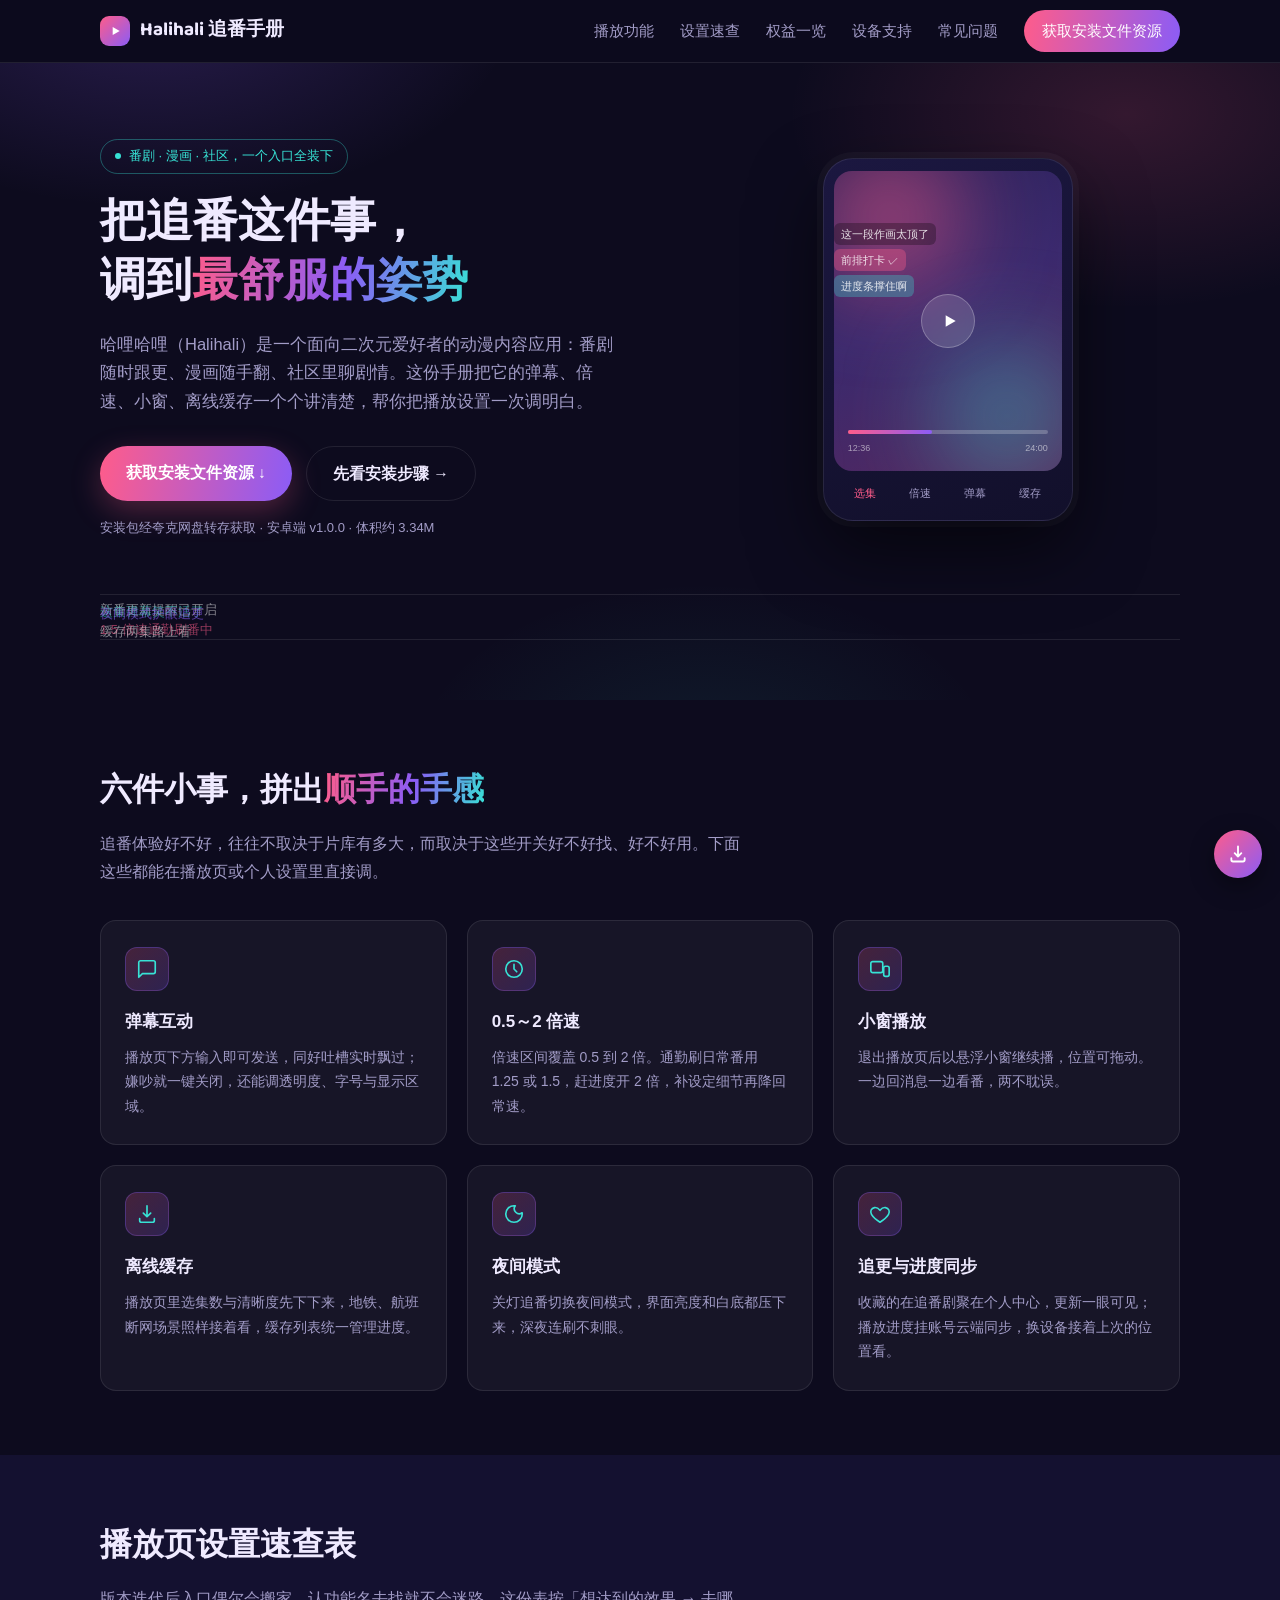
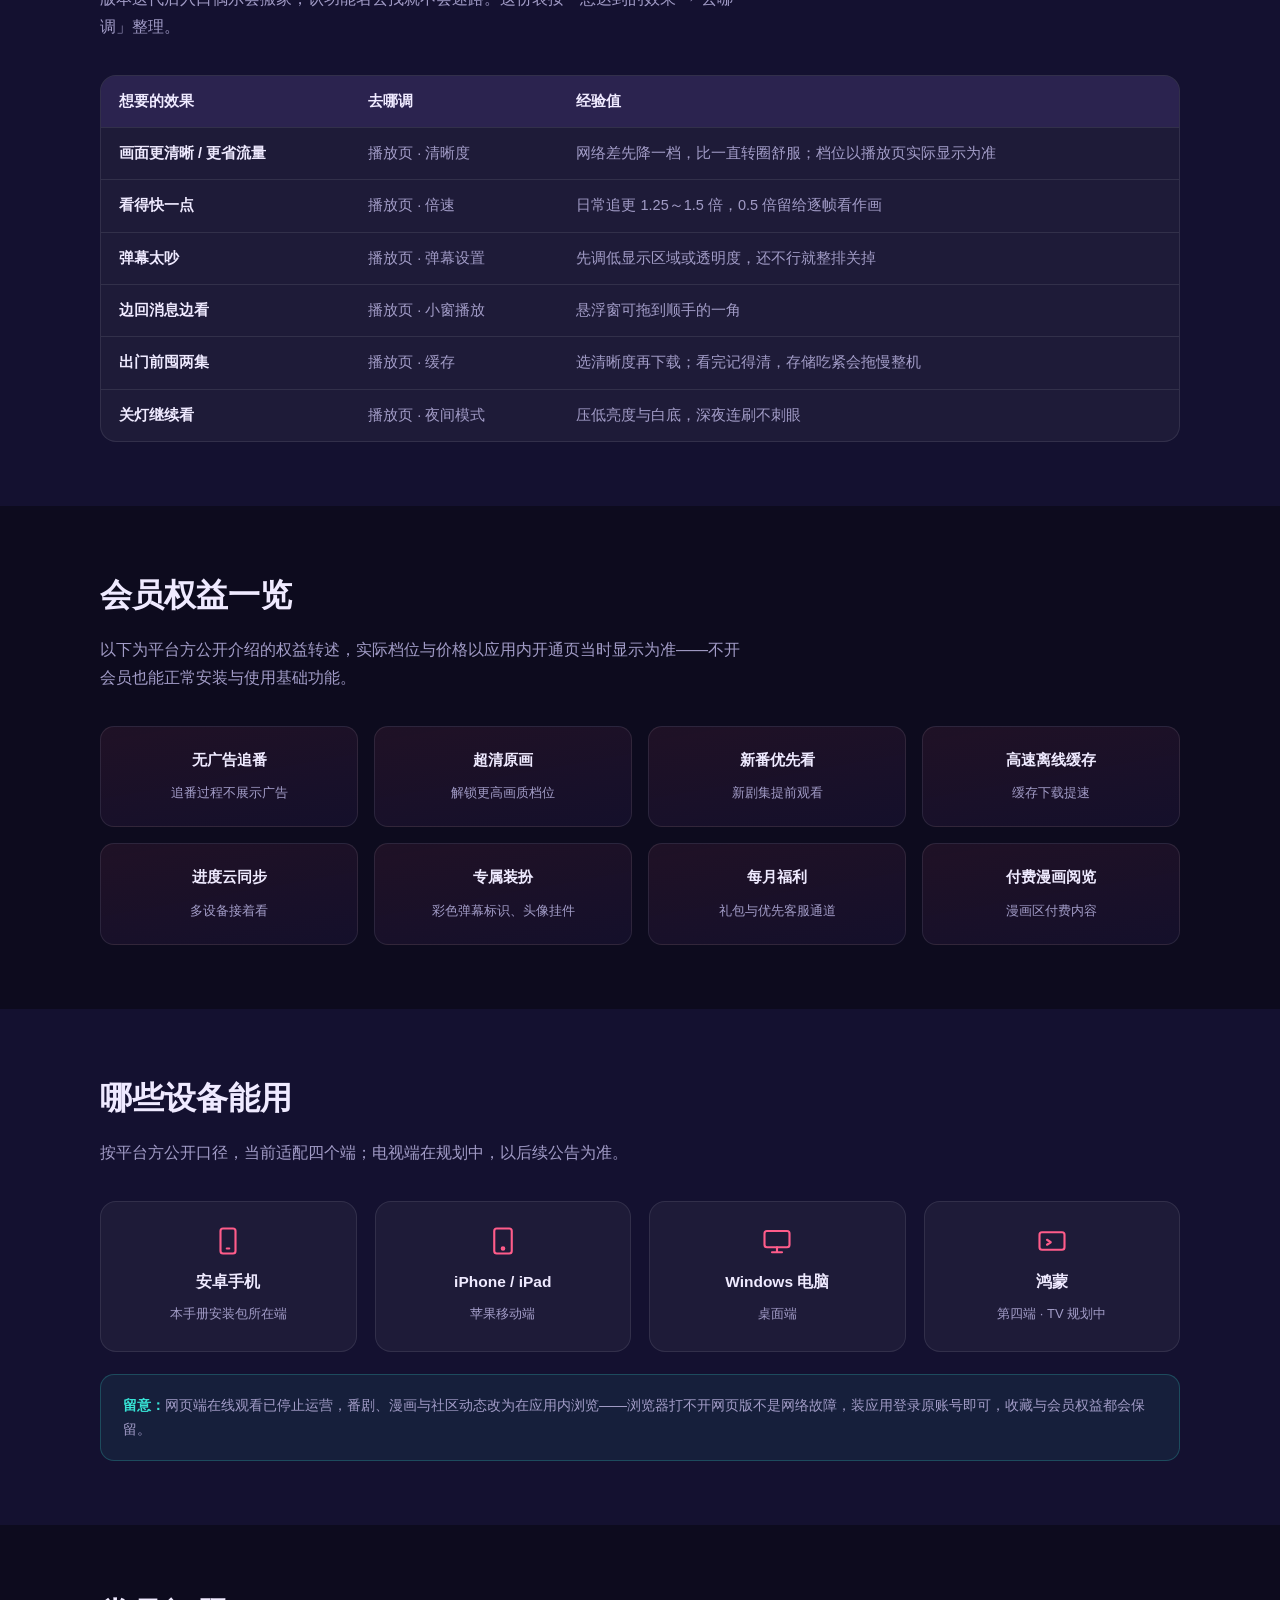
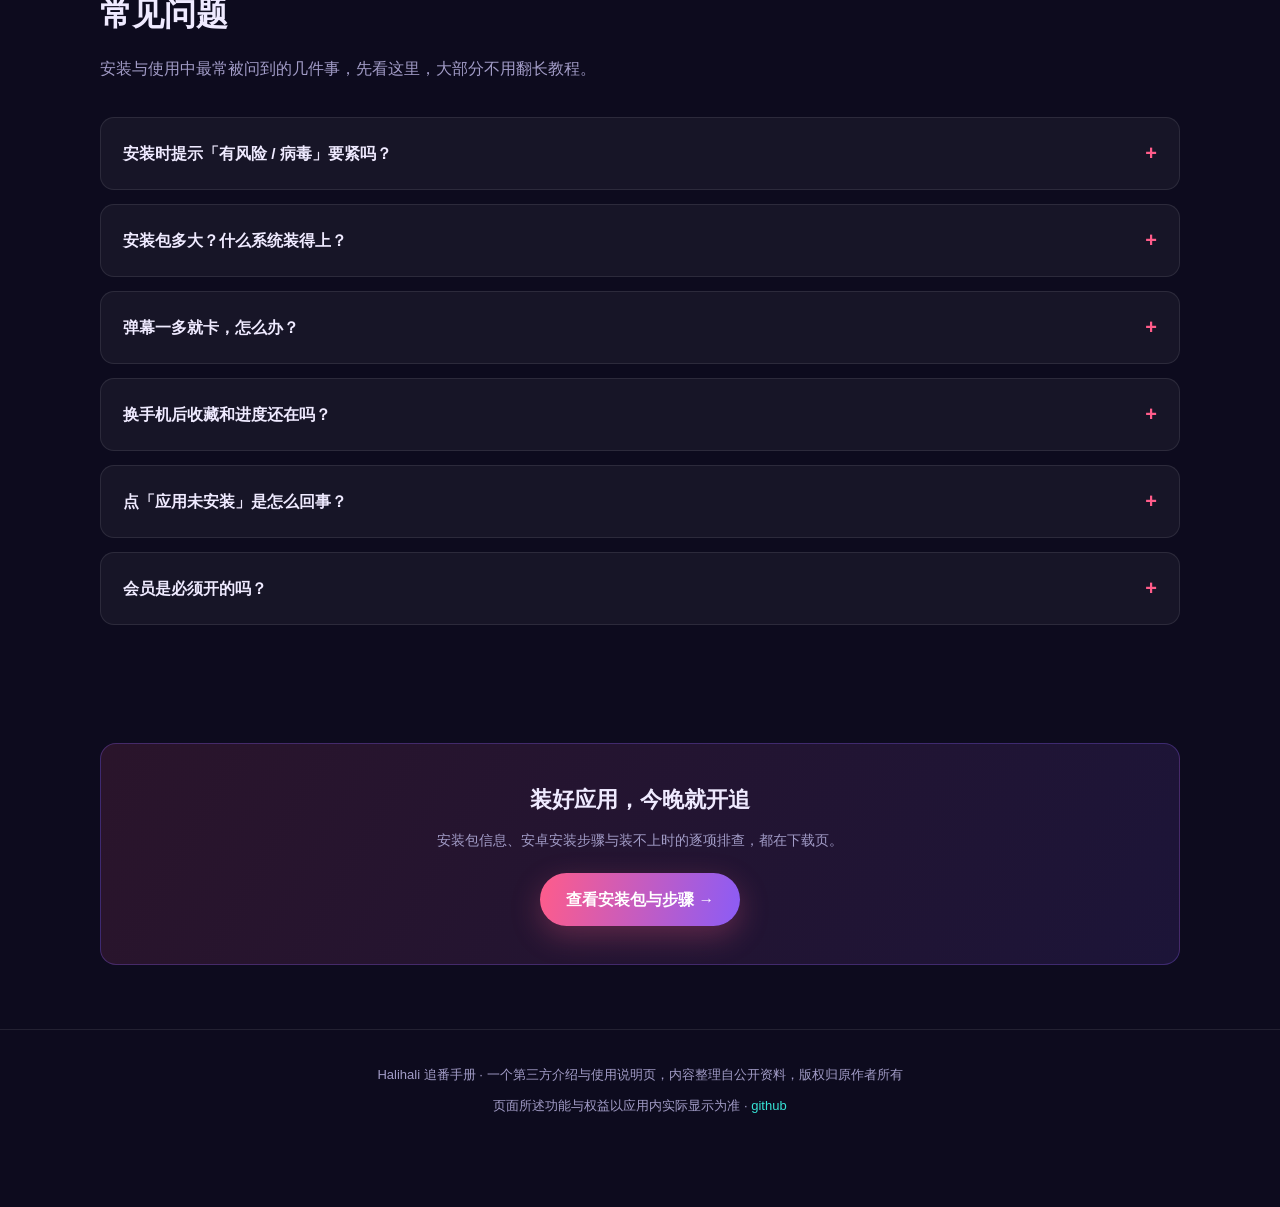
<file: index.html>
<!DOCTYPE html>
<html lang="zh-CN">
<head>
<meta charset="UTF-8">
<meta name="viewport" content="width=device-width, initial-scale=1.0">
<title>哈哩哈哩 Halihali 追番手册：弹幕、倍速、小窗一次调明白</title>
<meta name="description" content="哈哩哈哩（Halihali）安卓端追番玩法整理：弹幕与倍速在哪里调、小窗与离线缓存怎么用、追更进度如何同步，附设备支持说明、会员权益一览与常见问题排查。">
<link rel="icon" href="data:image/svg+xml,%3Csvg xmlns='http://www.w3.org/2000/svg' viewBox='0 0 64 64'%3E%3Cdefs%3E%3ClinearGradient id='g' x1='0' y1='0' x2='1' y2='1'%3E%3Cstop offset='0' stop-color='%23ff5c8a'/%3E%3Cstop offset='1' stop-color='%238b5cf6'/%3E%3C/linearGradient%3E%3C/defs%3E%3Crect width='64' height='64' rx='16' fill='url(%23g)'/%3E%3Cpath d='M25 20l20 12-20 12z' fill='%23fff'/%3E%3C/svg%3E">
<link rel="preconnect" href="https://fonts.googleapis.com">
<link rel="preconnect" href="https://fonts.gstatic.com" crossorigin>
<link href="https://fonts.googleapis.com/css2?family=Baloo+2:wght@500;700&display=swap" rel="stylesheet">
<link rel="stylesheet" href="assets/css/style.css">
</head>
<body>

<header class="site-head">
  <div class="wrap head-in">
    <a class="brand" href="/">
      <span class="brand-dot"><svg viewBox="0 0 24 24"><path d="M8 5l12 7-12 7z"/></svg></span>
      Halihali 追番手册
    </a>
    <button class="nav-toggle" id="navToggle" aria-expanded="false" aria-controls="navMenu" aria-label="展开菜单"><span></span></button>
    <nav class="nav-menu" id="navMenu">
      <a href="#features">播放功能</a>
      <a href="#settings">设置速查</a>
      <a href="#perks">权益一览</a>
      <a href="#devices">设备支持</a>
      <a href="#faq">常见问题</a>
      <a class="nav-cta" href="download.html" data-nav>获取安装文件资源</a>
    </nav>
  </div>
</header>

<main>
<!-- 首屏 -->
<section class="hero">
  <div class="wrap hero-in">
    <div>
      <span class="hero-badge"><i></i>番剧 · 漫画 · 社区，一个入口全装下</span>
      <h1>把追番这件事，<br>调到<span class="grad-text">最舒服的姿势</span></h1>
      <p class="lead">哈哩哈哩（Halihali）是一个面向二次元爱好者的动漫内容应用：番剧随时跟更、漫画随手翻、社区里聊剧情。这份手册把它的弹幕、倍速、小窗、离线缓存一个个讲清楚，帮你把播放设置一次调明白。</p>
      <div class="hero-acts">
        <button class="btn btn-main" data-link="download">获取安装文件资源 ↓</button>
        <a class="btn btn-ghost" href="download.html">先看安装步骤 →</a>
      </div>
      <p class="hero-note">安装包经夸克网盘转存获取 · 安卓端 v1.0.0 · 体积约 3.34M</p>
    </div>
    <div class="mock-zone">
      <div class="mock" aria-hidden="true">
        <div class="mock-screen">
          <span class="glow g1"></span><span class="glow g2"></span>
          <div class="mock-dm">
            <b>这一段作画太顶了</b>
            <b>前排打卡 ✓</b>
            <b>进度条撑住啊</b>
          </div>
          <span class="mock-play"><svg viewBox="0 0 24 24"><path d="M8 5l12 7-12 7z"/></svg></span>
          <div class="mock-bar"><u></u><s><span>12:36</span><span>24:00</span></s></div>
        </div>
        <div class="mock-btns">
          <span class="on">选集</span><span>倍速</span><span>弹幕</span><span>缓存</span>
        </div>
      </div>
    </div>
  </div>
  <div class="wrap"><div class="danmaku" aria-hidden="true">
    <i>新番更新提醒已开启</i><i>1.5 倍速通勤刷番中</i><i>这集弹幕笑不活了</i><i>缓存两集路上看</i><i>夜间模式护眼追更</i>
  </div></div>
</section>

<!-- 播放功能 -->
<section id="features">
  <div class="wrap">
    <h2 class="sec-title">六件小事，拼出<span class="grad-text">顺手的手感</span></h2>
    <p class="sec-sub">追番体验好不好，往往不取决于片库有多大，而取决于这些开关好不好找、好不好用。下面这些都能在播放页或个人设置里直接调。</p>
    <div class="grid-3">
      <div class="feat">
        <div class="feat-ico"><svg viewBox="0 0 24 24"><path d="M21 15a2 2 0 0 1-2 2H7l-4 4V5a2 2 0 0 1 2-2h14a2 2 0 0 1 2 2z"/></svg></div>
        <h3>弹幕互动</h3>
        <p>播放页下方输入即可发送，同好吐槽实时飘过；嫌吵就一键关闭，还能调透明度、字号与显示区域。</p>
      </div>
      <div class="feat">
        <div class="feat-ico"><svg viewBox="0 0 24 24"><circle cx="12" cy="12" r="9"/><path d="M12 7v5l3 3"/></svg></div>
        <h3>0.5～2 倍速</h3>
        <p>倍速区间覆盖 0.5 到 2 倍。通勤刷日常番用 1.25 或 1.5，赶进度开 2 倍，补设定细节再降回常速。</p>
      </div>
      <div class="feat">
        <div class="feat-ico"><svg viewBox="0 0 24 24"><rect x="2" y="4" width="13" height="12" rx="2"/><rect x="16" y="9" width="6" height="11" rx="2"/></svg></div>
        <h3>小窗播放</h3>
        <p>退出播放页后以悬浮小窗继续播，位置可拖动。一边回消息一边看番，两不耽误。</p>
      </div>
      <div class="feat">
        <div class="feat-ico"><svg viewBox="0 0 24 24"><path d="M12 3v12m0 0l-4-4m4 4l4-4"/><path d="M4 17v2a2 2 0 0 0 2 2h12a2 2 0 0 0 2-2v-2"/></svg></div>
        <h3>离线缓存</h3>
        <p>播放页里选集数与清晰度先下下来，地铁、航班断网场景照样接着看，缓存列表统一管理进度。</p>
      </div>
      <div class="feat">
        <div class="feat-ico"><svg viewBox="0 0 24 24"><path d="M12 3a9 9 0 1 0 9 9c0-.46-.04-.92-.1-1.36a5.4 5.4 0 0 1-7.54-7.54C13.16 3.04 12.6 3 12 3z"/></svg></div>
        <h3>夜间模式</h3>
        <p>关灯追番切换夜间模式，界面亮度和白底都压下来，深夜连刷不刺眼。</p>
      </div>
      <div class="feat">
        <div class="feat-ico"><svg viewBox="0 0 24 24"><path d="M12 21s-7-4.6-9.3-8.6C.9 9.2 2.4 5.5 6 5c2.2-.3 4.2.8 6 3 1.8-2.2 3.8-3.3 6-3 3.6.5 5.1 4.2 3.3 7.4C19 16.4 12 21 12 21z"/></svg></div>
        <h3>追更与进度同步</h3>
        <p>收藏的在追番剧聚在个人中心，更新一眼可见；播放进度挂账号云端同步，换设备接着上次的位置看。</p>
      </div>
    </div>
  </div>
</section>

<!-- 设置速查表 -->
<section id="settings" style="background: var(--bg-soft);">
  <div class="wrap">
    <h2 class="sec-title">播放页设置速查表</h2>
    <p class="sec-sub">版本迭代后入口偶尔会搬家，认功能名去找就不会迷路。这份表按「想达到的效果 → 去哪调」整理。</p>
    <div class="tbl-card tbl-wrap">
      <table>
        <thead><tr><th>想要的效果</th><th>去哪调</th><th>经验值</th></tr></thead>
        <tbody>
          <tr><td><strong>画面更清晰 / 更省流量</strong></td><td>播放页 · 清晰度</td><td>网络差先降一档，比一直转圈舒服；档位以播放页实际显示为准</td></tr>
          <tr><td><strong>看得快一点</strong></td><td>播放页 · 倍速</td><td>日常追更 1.25～1.5 倍，0.5 倍留给逐帧看作画</td></tr>
          <tr><td><strong>弹幕太吵</strong></td><td>播放页 · 弹幕设置</td><td>先调低显示区域或透明度，还不行就整排关掉</td></tr>
          <tr><td><strong>边回消息边看</strong></td><td>播放页 · 小窗播放</td><td>悬浮窗可拖到顺手的一角</td></tr>
          <tr><td><strong>出门前囤两集</strong></td><td>播放页 · 缓存</td><td>选清晰度再下载；看完记得清，存储吃紧会拖慢整机</td></tr>
          <tr><td><strong>关灯继续看</strong></td><td>播放页 · 夜间模式</td><td>压低亮度与白底，深夜连刷不刺眼</td></tr>
        </tbody>
      </table>
    </div>
  </div>
</section>

<!-- 会员权益 -->
<section id="perks">
  <div class="wrap">
    <h2 class="sec-title">会员权益一览</h2>
    <p class="sec-sub">以下为平台方公开介绍的权益转述，实际档位与价格以应用内开通页当时显示为准——不开会员也能正常安装与使用基础功能。</p>
    <div class="perk-grid">
      <div class="perk"><b>无广告追番</b><span>追番过程不展示广告</span></div>
      <div class="perk"><b>超清原画</b><span>解锁更高画质档位</span></div>
      <div class="perk"><b>新番优先看</b><span>新剧集提前观看</span></div>
      <div class="perk"><b>高速离线缓存</b><span>缓存下载提速</span></div>
      <div class="perk"><b>进度云同步</b><span>多设备接着看</span></div>
      <div class="perk"><b>专属装扮</b><span>彩色弹幕标识、头像挂件</span></div>
      <div class="perk"><b>每月福利</b><span>礼包与优先客服通道</span></div>
      <div class="perk"><b>付费漫画阅览</b><span>漫画区付费内容</span></div>
    </div>
  </div>
</section>

<!-- 设备支持 -->
<section id="devices" style="background: var(--bg-soft);">
  <div class="wrap">
    <h2 class="sec-title">哪些设备能用</h2>
    <p class="sec-sub">按平台方公开口径，当前适配四个端；电视端在规划中，以后续公告为准。</p>
    <div class="dev-grid">
      <div class="dev"><svg viewBox="0 0 24 24"><rect x="6" y="2" width="12" height="20" rx="2"/><path d="M11 18h2"/></svg><b>安卓手机</b><span>本手册安装包所在端</span></div>
      <div class="dev"><svg viewBox="0 0 24 24"><rect x="5" y="2" width="14" height="20" rx="2"/><circle cx="12" cy="18" r="1"/></svg><b>iPhone / iPad</b><span>苹果移动端</span></div>
      <div class="dev"><svg viewBox="0 0 24 24"><rect x="2" y="4" width="20" height="13" rx="2"/><path d="M8 21h8m-4-4v4"/></svg><b>Windows 电脑</b><span>桌面端</span></div>
      <div class="dev"><svg viewBox="0 0 24 24"><rect x="2" y="5" width="20" height="14" rx="2"/><path d="M8 11l3 2-3 2"/></svg><b>鸿蒙</b><span>第四端 · TV 规划中</span></div>
    </div>
    <p class="notice"><strong>留意：</strong>网页端在线观看已停止运营，番剧、漫画与社区动态改为在应用内浏览——浏览器打不开网页版不是网络故障，装应用登录原账号即可，收藏与会员权益都会保留。</p>
  </div>
</section>

<!-- FAQ -->
<section id="faq" class="faq">
  <div class="wrap">
    <h2 class="sec-title">常见问题</h2>
    <p class="sec-sub">安装与使用中最常被问到的几件事，先看这里，大部分不用翻长教程。</p>
    <details>
      <summary>安装时提示「有风险 / 病毒」要紧吗？</summary>
      <p>这是部分手机安全软件对新应用的常见误判。建议先核对安装包的体积与 MD5 校验值（见下载页的包信息表），对得上说明文件完整，可继续安装；仍不放心就换一条获取渠道再比对。</p>
    </details>
    <details>
      <summary>安装包多大？什么系统装得上？</summary>
      <p>本手册对应的是 v1.0.0 安卓包，体积约 3.34M，要求安卓系统 5.2 及以上。更老的系统装得上也容易闪退，属于版本不满足要求。</p>
    </details>
    <details>
      <summary>弹幕一多就卡，怎么办？</summary>
      <p>先把弹幕关掉或调低密度，画面少画一批文字，老机型能明显轻松些；再不行按「降画质 → 清缓存 → 重启手机」的顺序排查，逐层定位。</p>
    </details>
    <details>
      <summary>换手机后收藏和进度还在吗？</summary>
      <p>在。收藏、追更列表、播放进度都挂在账号上而不是设备上，新手机装好登录原账号即可接着看。卸载重装前记得先确认账号能正常登录。</p>
    </details>
    <details>
      <summary>点「应用未安装」是怎么回事？</summary>
      <p>多半是手机里已经装过另一个渠道的同名应用，签名不同不能覆盖。先卸载旧的再装这份；卸载会清掉旧应用的本地数据，云端账号数据不受影响。</p>
    </details>
    <details>
      <summary>会员是必须开的吗？</summary>
      <p>不是。安装与基础观看不依赖会员，会员解锁的是原画画质、新番优先、高速缓存这类增益权益；开不开、开多久，看自己在应用内开通页比对后再决定。</p>
    </details>
  </div>
</section>

<!-- 尾部行动区 -->
<section style="padding-top: 0;">
  <div class="wrap">
    <div class="mid-cta">
      <h2>装好应用，今晚就开追</h2>
      <p>安装包信息、安卓安装步骤与装不上时的逐项排查，都在下载页。</p>
      <a class="btn btn-main" href="download.html">查看安装包与步骤 →</a>
    </div>
  </div>
</section>
</main>

<footer class="site-foot">
  <div class="wrap foot-in">
    <p>Halihali 追番手册 · 一个第三方介绍与使用说明页，内容整理自公开资料，版权归原作者所有</p>
    <p>页面所述功能与权益以应用内实际显示为准 · <a href="https://github.com/alipymanbu/halihali.loveyou.bond">github</a></p>
  </div>
</footer>

<div class="float-btns">
  <button class="fbtn" id="backTop" aria-label="返回顶部">↑</button>
  <button class="fbtn fbtn-dl" data-link="download" aria-label="获取安装文件资源"><svg viewBox="0 0 24 24"><path d="M12 3v12m0 0l-4-4m4 4l4-4M4 17v2a2 2 0 0 0 2 2h12a2 2 0 0 0 2-2v-2"/></svg></button>
</div>

<script src="assets/js/links.js"></script>
<script src="assets/js/site.js"></script>
</body>
</html>
</file>
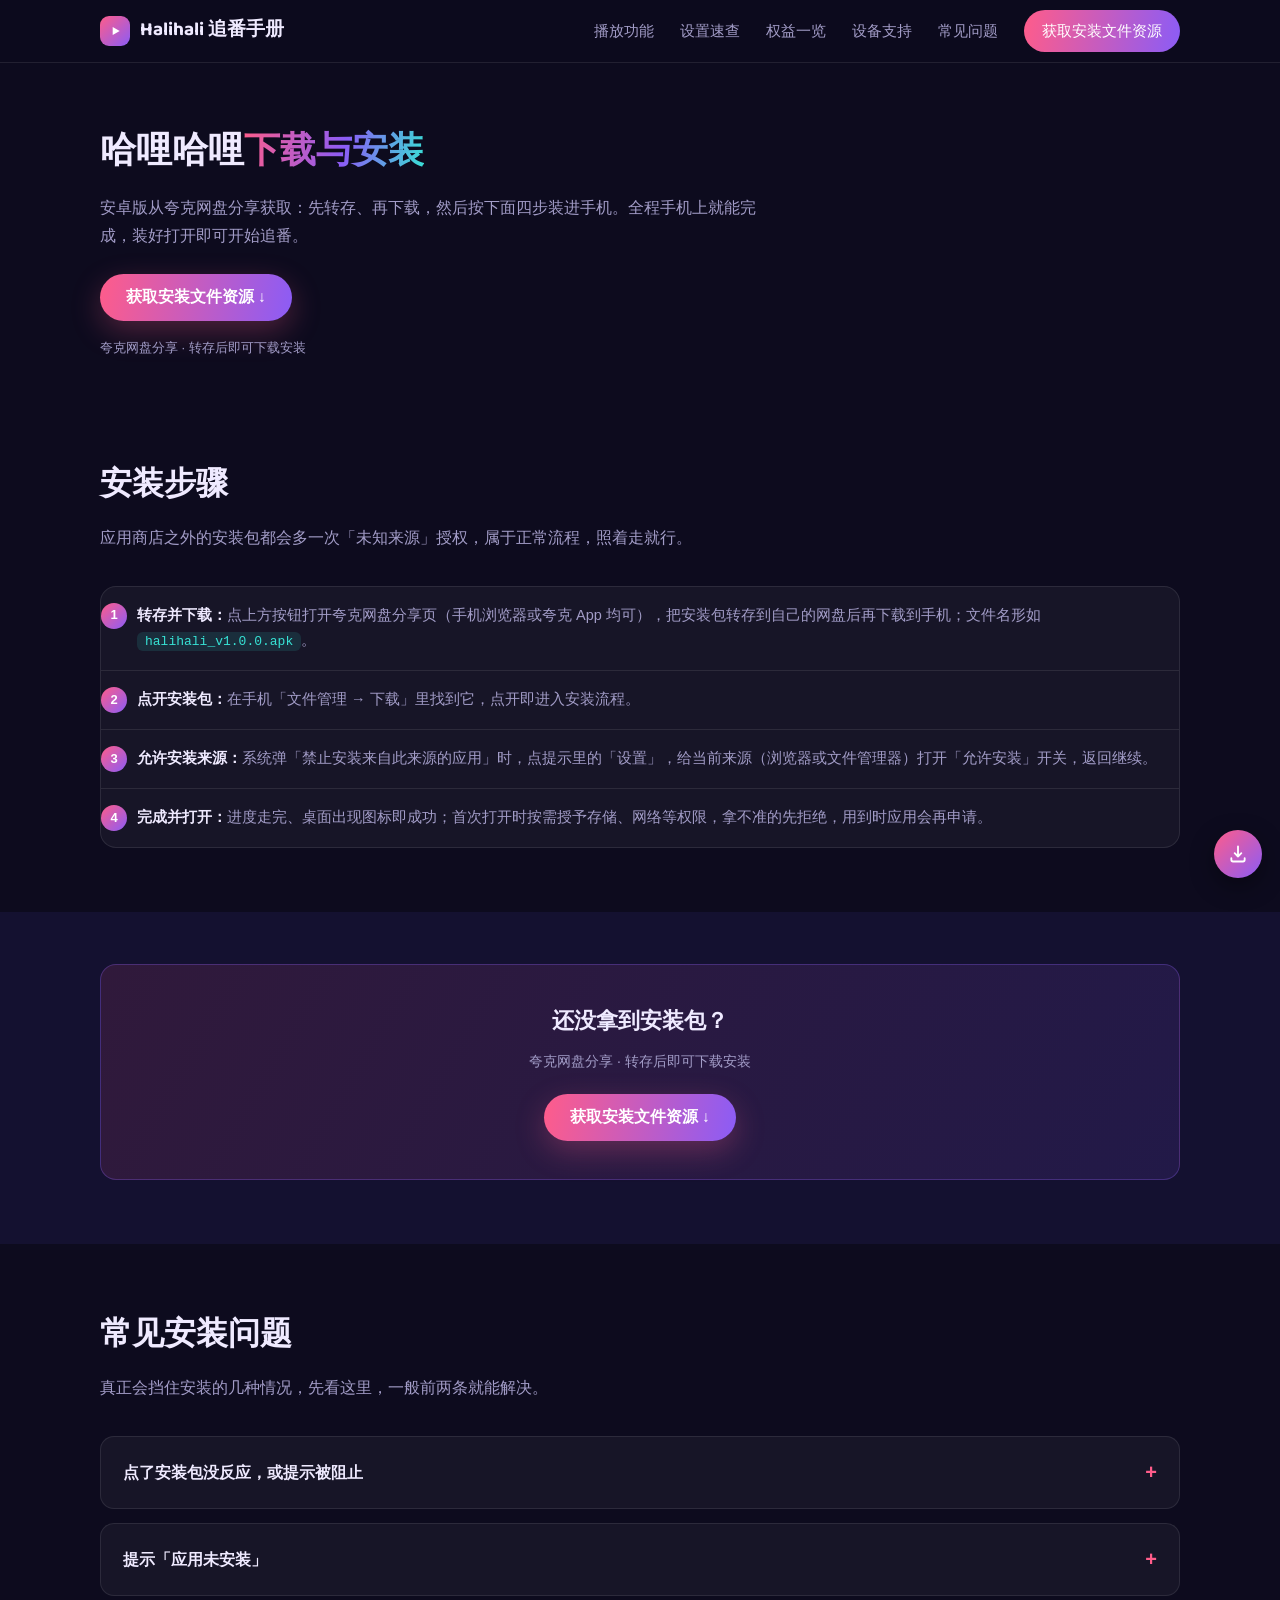
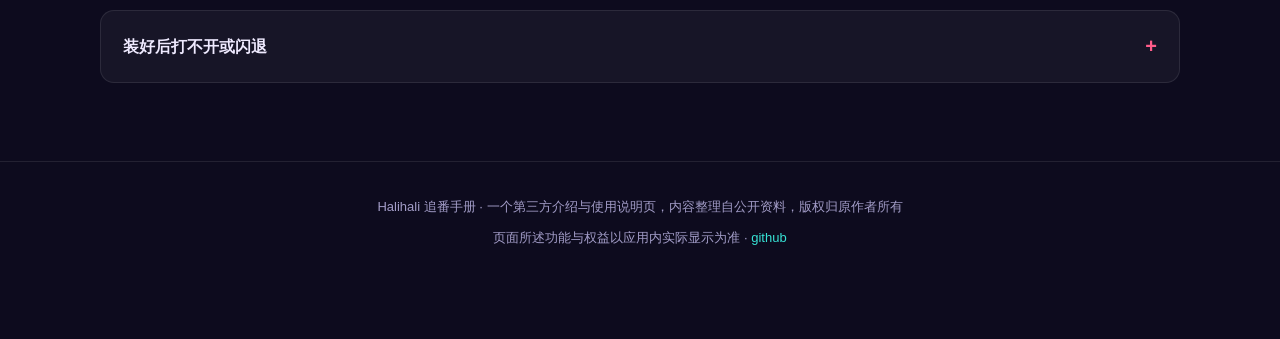
<file: download.html>
<!DOCTYPE html>
<html lang="zh-CN">
<head>
<meta charset="UTF-8">
<meta name="viewport" content="width=device-width, initial-scale=1.0">
<title>哈哩哈哩（Halihali）下载与安装：从网盘转存到装好打开</title>
<meta name="description" content="想装哈哩哈哩（Halihali）安卓版？这一页给出夸克网盘的转存与下载入口，再按四步完成安装——转存下载、点开安装包、允许未知来源、完成并打开；最后附上「点了没反应」「应用未安装」等常见安装问题的处理办法。">
<link rel="icon" href="data:image/svg+xml,%3Csvg xmlns='http://www.w3.org/2000/svg' viewBox='0 0 64 64'%3E%3Cdefs%3E%3ClinearGradient id='g' x1='0' y1='0' x2='1' y2='1'%3E%3Cstop offset='0' stop-color='%23ff5c8a'/%3E%3Cstop offset='1' stop-color='%238b5cf6'/%3E%3C/linearGradient%3E%3C/defs%3E%3Crect width='64' height='64' rx='16' fill='url(%23g)'/%3E%3Cpath d='M25 20l20 12-20 12z' fill='%23fff'/%3E%3C/svg%3E">
<link rel="preconnect" href="https://fonts.googleapis.com">
<link rel="preconnect" href="https://fonts.gstatic.com" crossorigin>
<link href="https://fonts.googleapis.com/css2?family=Baloo+2:wght@500;700&display=swap" rel="stylesheet">
<link rel="stylesheet" href="assets/css/style.css">
</head>
<body>

<header class="site-head">
  <div class="wrap head-in">
    <a class="brand" href="/">
      <span class="brand-dot"><svg viewBox="0 0 24 24"><path d="M8 5l12 7-12 7z"/></svg></span>
      Halihali 追番手册
    </a>
    <button class="nav-toggle" id="navToggle" aria-expanded="false" aria-controls="navMenu" aria-label="展开菜单"><span></span></button>
    <nav class="nav-menu" id="navMenu">
      <a href="/#features">播放功能</a>
      <a href="/#settings">设置速查</a>
      <a href="/#perks">权益一览</a>
      <a href="/#devices">设备支持</a>
      <a href="/#faq">常见问题</a>
      <a class="nav-cta" data-link="download" href="#get">获取安装文件资源</a>
    </nav>
  </div>
</header>

<main>
<!-- 首屏：下载入口 -->
<div class="wrap page-head" id="get">
  <h1>哈哩哈哩<span class="grad-text">下载与安装</span></h1>
  <p>安卓版从夸克网盘分享获取：先转存、再下载，然后按下面四步装进手机。全程手机上就能完成，装好打开即可开始追番。</p>
  <div class="hero-acts" style="margin-top:24px;">
    <button class="btn btn-main" data-link="download">获取安装文件资源 ↓</button>
  </div>
  <p class="hero-note">夸克网盘分享 · 转存后即可下载安装</p>
</div>

<!-- 安装步骤 -->
<section>
  <div class="wrap">
    <h2 class="sec-title">安装步骤</h2>
    <p class="sec-sub">应用商店之外的安装包都会多一次「未知来源」授权，属于正常流程，照着走就行。</p>
    <div class="tbl-card">
      <div class="step"><span class="md-num">1</span><p><strong>转存并下载：</strong>点上方按钮打开夸克网盘分享页（手机浏览器或夸克 App 均可），把安装包转存到自己的网盘后再下载到手机；文件名形如 <code class="k">halihali_v1.0.0.apk</code>。</p></div>
      <div class="step"><span class="md-num">2</span><p><strong>点开安装包：</strong>在手机「文件管理 → 下载」里找到它，点开即进入安装流程。</p></div>
      <div class="step"><span class="md-num">3</span><p><strong>允许安装来源：</strong>系统弹「禁止安装来自此来源的应用」时，点提示里的「设置」，给当前来源（浏览器或文件管理器）打开「允许安装」开关，返回继续。</p></div>
      <div class="step"><span class="md-num">4</span><p><strong>完成并打开：</strong>进度走完、桌面出现图标即成功；首次打开时按需授予存储、网络等权限，拿不准的先拒绝，用到时应用会再申请。</p></div>
    </div>
  </div>
</section>

<!-- 下载入口复现 -->
<section style="background: var(--bg-soft); padding-top: 12px;">
  <div class="wrap">
    <div class="mid-cta">
      <h2>还没拿到安装包？</h2>
      <p>夸克网盘分享 · 转存后即可下载安装</p>
      <button class="btn btn-main" data-link="download">获取安装文件资源 ↓</button>
    </div>
  </div>
</section>

<!-- 常见安装问题 -->
<section>
  <div class="wrap">
    <h2 class="sec-title">常见安装问题</h2>
    <p class="sec-sub">真正会挡住安装的几种情况，先看这里，一般前两条就能解决。</p>
    <div class="faq">
      <details>
        <summary>点了安装包没反应，或提示被阻止</summary>
        <p>通常是没给「安装未知应用」权限。按安装步骤第 3 步，在 设置 → 安全 里给下载用的那个应用（浏览器或文件管理器）授权一次，再回到安装包重试。</p>
      </details>
      <details>
        <summary>提示「应用未安装」</summary>
        <p>手机里已有另一个渠道的同名应用（签名不同）时会这样。先卸载旧的再装这一份；本地数据会清掉，账号相关的云端数据不受影响，同时注意留出足够存储空间。</p>
      </details>
      <details>
        <summary>装好后打不开或闪退</summary>
        <p>先确认系统在安卓 5.2 以上；仍异常多半是安装包没下完整——删掉本地那份，回上面的入口重新转存下载一遍。</p>
      </details>
    </div>
  </div>
</section>
</main>

<footer class="site-foot">
  <div class="wrap foot-in">
    <p>Halihali 追番手册 · 一个第三方介绍与使用说明页，内容整理自公开资料，版权归原作者所有</p>
    <p>页面所述功能与权益以应用内实际显示为准 · <a href="https://github.com/alipymanbu/halihali.loveyou.bond">github</a></p>
  </div>
</footer>

<div class="float-btns">
  <button class="fbtn" id="backTop" aria-label="返回顶部">↑</button>
  <button class="fbtn fbtn-dl" data-link="download" aria-label="获取安装文件资源"><svg viewBox="0 0 24 24"><path d="M12 3v12m0 0l-4-4m4 4l4-4M4 17v2a2 2 0 0 0 2 2h12a2 2 0 0 0 2-2v-2"/></svg></button>
</div>

<script src="assets/js/links.js"></script>
<script src="assets/js/site.js"></script>
</body>
</html>
</file>
<file: assets/css/style.css>
/* halihali.loveyou.bond — 深夜追番霓虹主题 */
:root {
  --bg: #0d0b1e;
  --bg-soft: #141130;
  --card: rgba(255, 255, 255, 0.045);
  --card-line: rgba(255, 255, 255, 0.09);
  --pink: #ff5c8a;
  --violet: #8b5cf6;
  --cyan: #37e2d5;
  --text: #efeaff;
  --muted: #a29cc7;
  --radius: 16px;
  --font-disp: 'Baloo 2', 'PingFang SC', 'Microsoft YaHei', 'Noto Sans SC', sans-serif;
  --font-body: 'PingFang SC', 'Microsoft YaHei', 'Noto Sans SC', -apple-system, sans-serif;
}
* { margin: 0; padding: 0; box-sizing: border-box; }
html { scroll-behavior: smooth; }
body {
  background: var(--bg);
  color: var(--text);
  font-family: var(--font-body);
  line-height: 1.75;
  overflow-x: hidden;
}
img, svg, video { max-width: 100%; display: block; }
a { color: var(--cyan); text-decoration: none; }
.wrap { width: min(1080px, 92%); margin: 0 auto; }
section { padding: 64px 0; }
.sec-title { font-family: var(--font-disp); font-size: clamp(24px, 4vw, 32px); margin-bottom: 10px; }
.sec-sub { color: var(--muted); margin-bottom: 34px; max-width: 640px; }
.grad-text {
  background: linear-gradient(100deg, var(--pink), var(--violet) 55%, var(--cyan));
  -webkit-background-clip: text; background-clip: text;
  -webkit-text-fill-color: transparent; color: transparent;
}

/* ---------- header ---------- */
.site-head {
  position: sticky; top: 0; z-index: 50;
  background: rgba(13, 11, 30, 0.86);
  backdrop-filter: blur(12px);
  border-bottom: 1px solid var(--card-line);
}
.head-in { display: flex; align-items: center; justify-content: space-between; height: 62px; }
.brand { display: flex; align-items: center; gap: 10px; font-family: var(--font-disp); font-size: 19px; color: var(--text); font-weight: 700; }
.brand-dot { width: 30px; height: 30px; border-radius: 9px; background: linear-gradient(135deg, var(--pink), var(--violet)); display: grid; place-items: center; flex: none; }
.brand-dot svg { width: 14px; height: 14px; fill: #fff; }
.nav-menu { display: flex; align-items: center; gap: 26px; }
.nav-menu a { color: var(--muted); font-size: 15px; transition: color .2s; }
.nav-menu a:hover { color: var(--text); }
.nav-cta {
  padding: 8px 18px; border-radius: 999px; font-size: 14px; color: #fff !important;
  background: linear-gradient(100deg, var(--pink), var(--violet));
}
.nav-toggle { display: none; background: none; border: 1px solid var(--card-line); border-radius: 10px; width: 42px; height: 40px; cursor: pointer; position: relative; }
.nav-toggle span, .nav-toggle span::before, .nav-toggle span::after {
  content: ''; position: absolute; left: 10px; width: 20px; height: 2px; background: var(--text); border-radius: 2px;
}
.nav-toggle span { top: 19px; }
.nav-toggle span::before { left: 0; top: -6px; }
.nav-toggle span::after { left: 0; top: 6px; }

/* ---------- hero ---------- */
.hero { position: relative; padding: 76px 0 60px; overflow: hidden; }
.hero::before {
  content: ''; position: absolute; inset: 0; pointer-events: none;
  background:
    radial-gradient(560px 320px at 12% -10%, rgba(139, 92, 246, 0.22), transparent 65%),
    radial-gradient(520px 300px at 88% 8%, rgba(255, 92, 138, 0.16), transparent 65%),
    radial-gradient(420px 260px at 55% 110%, rgba(55, 226, 213, 0.08), transparent 70%);
}
.hero-in { position: relative; display: grid; grid-template-columns: 1.1fr 0.9fr; gap: 48px; align-items: center; }
.hero-badge {
  display: inline-flex; align-items: center; gap: 8px;
  border: 1px solid rgba(55, 226, 213, 0.35); color: var(--cyan);
  border-radius: 999px; padding: 5px 14px; font-size: 13px; margin-bottom: 20px;
}
.hero-badge i { width: 6px; height: 6px; border-radius: 50%; background: var(--cyan); }
.hero h1 { font-family: var(--font-disp); font-size: clamp(30px, 5vw, 46px); line-height: 1.28; margin-bottom: 18px; }
.hero p.lead { color: var(--muted); font-size: 16.5px; margin-bottom: 30px; max-width: 520px; }
.hero-acts { display: flex; gap: 14px; flex-wrap: wrap; }
.btn {
  display: inline-flex; align-items: center; gap: 9px; cursor: pointer; border: none;
  border-radius: 999px; padding: 13px 26px; font-size: 15.5px; font-weight: 600; font-family: var(--font-body);
  transition: transform .15s, box-shadow .2s;
}
.btn:hover { transform: translateY(-2px); }
.btn-main { color: #fff; background: linear-gradient(100deg, var(--pink), var(--violet)); box-shadow: 0 10px 30px rgba(255, 92, 138, 0.28); }
.btn-ghost { color: var(--text); background: transparent; border: 1px solid var(--card-line); }
.btn-ghost:hover { border-color: var(--violet); }
.hero-note { margin-top: 16px; color: var(--muted); font-size: 13px; }

/* 弹幕装饰条 */
.danmaku { position: relative; height: 46px; overflow: hidden; margin-top: 54px; border-top: 1px solid var(--card-line); border-bottom: 1px solid var(--card-line); }
.danmaku i {
  position: absolute; white-space: nowrap; font-size: 13px; color: rgba(255, 255, 255, 0.5);
  font-style: normal; will-change: transform;
}
.danmaku i:nth-child(1) { top: 4px;  animation: dm 16s linear infinite; }
.danmaku i:nth-child(2) { top: 24px; animation: dm 19s linear infinite 2.4s; color: rgba(255, 92, 138, 0.55); }
.danmaku i:nth-child(3) { top: 6px;  animation: dm 22s linear infinite 5.2s; color: rgba(55, 226, 213, 0.5); }
.danmaku i:nth-child(4) { top: 26px; animation: dm 17s linear infinite 8.6s; }
.danmaku i:nth-child(5) { top: 8px;  animation: dm 21s linear infinite 12s; color: rgba(139, 92, 246, 0.6); }
@keyframes dm { from { transform: translateX(105vw); } to { transform: translateX(-100%); } }

/* 手机播放器 mockup（纯 CSS） */
.mock-zone { display: grid; place-items: center; }
.mock {
  width: 250px; border-radius: 30px; padding: 12px 10px 18px;
  background: linear-gradient(160deg, #1b1740, #12102b);
  border: 1px solid var(--card-line);
  box-shadow: 0 30px 70px rgba(0, 0, 0, 0.55), 0 0 0 6px rgba(255, 255, 255, 0.03);
}
.mock-screen {
  position: relative; border-radius: 18px; overflow: hidden; height: 300px;
  background: linear-gradient(155deg, #2a2158 0%, #3b2a6e 45%, #57265d 100%);
}
.mock-screen .glow {
  position: absolute; width: 150px; height: 150px; border-radius: 50%; filter: blur(46px);
}
.mock-screen .g1 { background: rgba(255, 92, 138, 0.5); top: -30px; left: -20px; }
.mock-screen .g2 { background: rgba(55, 226, 213, 0.35); bottom: -20px; right: -20px; }
.mock-dm { position: absolute; top: 46px; left: 0; right: 0; height: 90px; overflow: hidden; }
.mock-dm b {
  position: absolute; font-weight: 400; font-size: 10.5px; color: rgba(255, 255, 255, 0.85); white-space: nowrap;
  padding: 2px 7px; border-radius: 6px; background: rgba(0, 0, 0, 0.28);
}
.mock-dm b:nth-child(1) { top: 6px;  animation: dm 9s linear infinite; }
.mock-dm b:nth-child(2) { top: 32px; animation: dm 11s linear infinite 3s; background: rgba(255, 92, 138, 0.35); }
.mock-dm b:nth-child(3) { top: 58px; animation: dm 10s linear infinite 6s; background: rgba(55, 226, 213, 0.3); }
.mock-play {
  position: absolute; top: 50%; left: 50%; transform: translate(-50%, -50%);
  width: 54px; height: 54px; border-radius: 50%;
  background: rgba(255, 255, 255, 0.14); backdrop-filter: blur(4px);
  display: grid; place-items: center; border: 1px solid rgba(255, 255, 255, 0.25);
}
.mock-play svg { width: 20px; height: 20px; fill: #fff; margin-left: 3px; }
.mock-bar { position: absolute; left: 14px; right: 14px; bottom: 14px; }
.mock-bar u { display: block; height: 4px; border-radius: 4px; background: rgba(255, 255, 255, 0.22); position: relative; }
.mock-bar u::after { content: ''; position: absolute; left: 0; top: 0; bottom: 0; width: 42%; border-radius: 4px; background: linear-gradient(90deg, var(--pink), var(--violet)); }
.mock-bar s { display: flex; justify-content: space-between; margin-top: 7px; font-size: 9px; color: rgba(255, 255, 255, 0.55); text-decoration: none; }
.mock-btns { display: flex; justify-content: space-around; padding: 13px 4px 0; }
.mock-btns span { font-size: 10.5px; color: var(--muted); }
.mock-btns span.on { color: var(--pink); }

/* ---------- 功能卡 ---------- */
.grid-3 { display: grid; grid-template-columns: repeat(3, 1fr); gap: 20px; }
.feat {
  background: var(--card); border: 1px solid var(--card-line);
  border-radius: var(--radius); padding: 26px 24px; transition: transform .2s, border-color .2s;
}
.feat:hover { transform: translateY(-4px); border-color: rgba(139, 92, 246, 0.45); }
.feat-ico {
  width: 44px; height: 44px; border-radius: 12px; display: grid; place-items: center; margin-bottom: 16px;
  background: linear-gradient(135deg, rgba(255, 92, 138, 0.2), rgba(139, 92, 246, 0.2));
  border: 1px solid rgba(139, 92, 246, 0.3);
}
.feat-ico svg { width: 22px; height: 22px; fill: none; stroke: var(--cyan); stroke-width: 1.8; stroke-linecap: round; stroke-linejoin: round; }
.feat h3 { font-size: 17px; margin-bottom: 8px; }
.feat p { color: var(--muted); font-size: 14px; }

/* ---------- 表格 ---------- */
.tbl-card { background: var(--card); border: 1px solid var(--card-line); border-radius: var(--radius); overflow: hidden; }
.tbl-wrap { overflow-x: auto; }
table { width: 100%; border-collapse: collapse; font-size: 14.5px; min-width: 560px; }
th, td { padding: 13px 18px; text-align: left; border-bottom: 1px solid var(--card-line); }
th { background: rgba(139, 92, 246, 0.12); color: var(--text); font-weight: 600; white-space: nowrap; }
td { color: var(--muted); }
td strong { color: var(--text); font-weight: 600; }
tr:last-child td { border-bottom: none; }
code.k { background: rgba(55, 226, 213, 0.12); color: var(--cyan); border-radius: 6px; padding: 2px 8px; font-size: 13px; }

/* ---------- 会员权益 ---------- */
.perk-grid { display: grid; grid-template-columns: repeat(4, 1fr); gap: 16px; }
.perk {
  border-radius: 14px; padding: 20px 18px; text-align: center;
  background: linear-gradient(170deg, rgba(255, 92, 138, 0.08), rgba(139, 92, 246, 0.06));
  border: 1px solid var(--card-line);
}
.perk b { display: block; font-size: 15px; margin-bottom: 5px; }
.perk span { font-size: 12.5px; color: var(--muted); }

/* ---------- 设备 ---------- */
.dev-grid { display: grid; grid-template-columns: repeat(4, 1fr); gap: 18px; }
.dev {
  background: var(--card); border: 1px solid var(--card-line); border-radius: var(--radius);
  padding: 24px 20px; text-align: center;
}
.dev svg { width: 30px; height: 30px; fill: none; stroke: var(--pink); stroke-width: 1.7; stroke-linecap: round; stroke-linejoin: round; margin: 0 auto 12px; }
.dev b { display: block; font-size: 15.5px; margin-bottom: 4px; }
.dev span { font-size: 13px; color: var(--muted); }
.notice {
  margin-top: 22px; border-radius: 14px; padding: 18px 22px; font-size: 14px;
  background: rgba(55, 226, 213, 0.07); border: 1px solid rgba(55, 226, 213, 0.22); color: var(--muted);
}
.notice strong { color: var(--cyan); }

/* ---------- FAQ ---------- */
.faq details {
  background: var(--card); border: 1px solid var(--card-line); border-radius: 14px;
  padding: 0 22px; margin-bottom: 14px;
}
.faq summary {
  cursor: pointer; list-style: none; padding: 18px 0; font-size: 15.5px; font-weight: 600;
  display: flex; justify-content: space-between; align-items: center; gap: 12px;
}
.faq summary::-webkit-details-marker { display: none; }
.faq summary::after { content: '+'; font-size: 20px; color: var(--pink); flex: none; transition: transform .2s; }
.faq details[open] summary::after { transform: rotate(45deg); }
.faq details p { padding-bottom: 18px; color: var(--muted); font-size: 14.5px; }

/* ---------- download 页 ---------- */
.page-head { padding: 58px 0 34px; }
.page-head h1 { font-family: var(--font-disp); font-size: clamp(26px, 4vw, 36px); margin-bottom: 10px; }
.page-head p { color: var(--muted); max-width: 660px; }
.md-num { display: inline-grid; place-items: center; width: 26px; height: 26px; border-radius: 50%; background: linear-gradient(135deg, var(--pink), var(--violet)); color: #fff; font-size: 13px; font-weight: 700; margin-right: 10px; flex: none; }
.step { display: flex; align-items: flex-start; padding: 16px 0; border-bottom: 1px solid var(--card-line); }
.step:last-child { border-bottom: none; }
.step p { color: var(--muted); font-size: 14.5px; }
.step p strong { color: var(--text); }
.mid-cta {
  margin: 40px 0 0; text-align: center; border-radius: var(--radius); padding: 38px 24px;
  background: linear-gradient(120deg, rgba(255, 92, 138, 0.12), rgba(139, 92, 246, 0.12));
  border: 1px solid rgba(139, 92, 246, 0.3);
}
.mid-cta h2 { font-family: var(--font-disp); font-size: 22px; margin-bottom: 8px; }
.mid-cta p { color: var(--muted); font-size: 14px; margin-bottom: 20px; }

/* ---------- 浮动按钮 ---------- */
.float-btns { position: fixed; right: 18px; bottom: 22px; z-index: 60; display: flex; flex-direction: column; gap: 12px; }
.fbtn {
  width: 48px; height: 48px; border-radius: 50%; border: 1px solid var(--card-line); cursor: pointer;
  display: grid; place-items: center; font-size: 20px; color: var(--text);
  background: rgba(20, 17, 48, 0.92); backdrop-filter: blur(8px); box-shadow: 0 8px 24px rgba(0, 0, 0, 0.4);
  transition: transform .15s, opacity .2s;
}
.fbtn:hover { transform: translateY(-3px); }
.fbtn-dl { background: linear-gradient(135deg, var(--pink), var(--violet)); border: none; }
.fbtn-dl svg { width: 20px; height: 20px; fill: none; stroke: #fff; stroke-width: 2.2; stroke-linecap: round; stroke-linejoin: round; }
#backTop { opacity: 0; pointer-events: none; }
#backTop.is-visible { opacity: 1; pointer-events: auto; }

/* ---------- 页脚 ---------- */
.site-foot { border-top: 1px solid var(--card-line); padding: 34px 0 90px; color: var(--muted); font-size: 13px; }
.foot-in { display: flex; flex-direction: column; gap: 8px; align-items: center; text-align: center; }

/* ---------- 响应式 ---------- */
@media (max-width: 900px) {
  .hero-in { grid-template-columns: 1fr; gap: 38px; }
  .mock-zone { order: -1; }
  .grid-3 { grid-template-columns: repeat(2, 1fr); }
  .perk-grid, .dev-grid { grid-template-columns: repeat(2, 1fr); }
}
@media (max-width: 760px) {
  .nav-toggle { display: block; }
  .nav-menu {
    display: none; position: absolute; top: 62px; left: 0; right: 0;
    flex-direction: column; align-items: stretch; gap: 0;
    background: rgba(13, 11, 30, 0.97); border-bottom: 1px solid var(--card-line);
    padding: 8px 4%;
  }
  .nav-menu.is-open { display: flex; }
  .nav-menu a { padding: 14px 6px; border-bottom: 1px solid var(--card-line); font-size: 15.5px; }
  .nav-menu a:last-child { border-bottom: none; }
  .nav-cta { text-align: center; margin: 8px 0; }
}
@media (max-width: 560px) {
  section { padding: 48px 0; }
  .grid-3 { grid-template-columns: 1fr; }
  .perk-grid { grid-template-columns: 1fr 1fr; }
  .dev-grid { grid-template-columns: 1fr 1fr; }
  .hero { padding: 48px 0 40px; }
  .mock { width: 218px; }
  .mock-screen { height: 262px; }
  .hero-acts .btn { width: 100%; justify-content: center; }
  th, td { padding: 11px 12px; font-size: 13.5px; }
}
@media (prefers-reduced-motion: reduce) {
  html { scroll-behavior: auto; }
  .danmaku i, .mock-dm b { animation: none; }
  .danmaku i { display: none; }
  .mock-dm b { left: 10%; right: auto; }
  .mock-dm b:nth-child(1) { left: 8%; }
  .mock-dm b:nth-child(2) { left: 34%; }
  .mock-dm b:nth-child(3) { left: 62%; }
  .btn, .feat, .fbtn { transition: none; }
}
</file>
